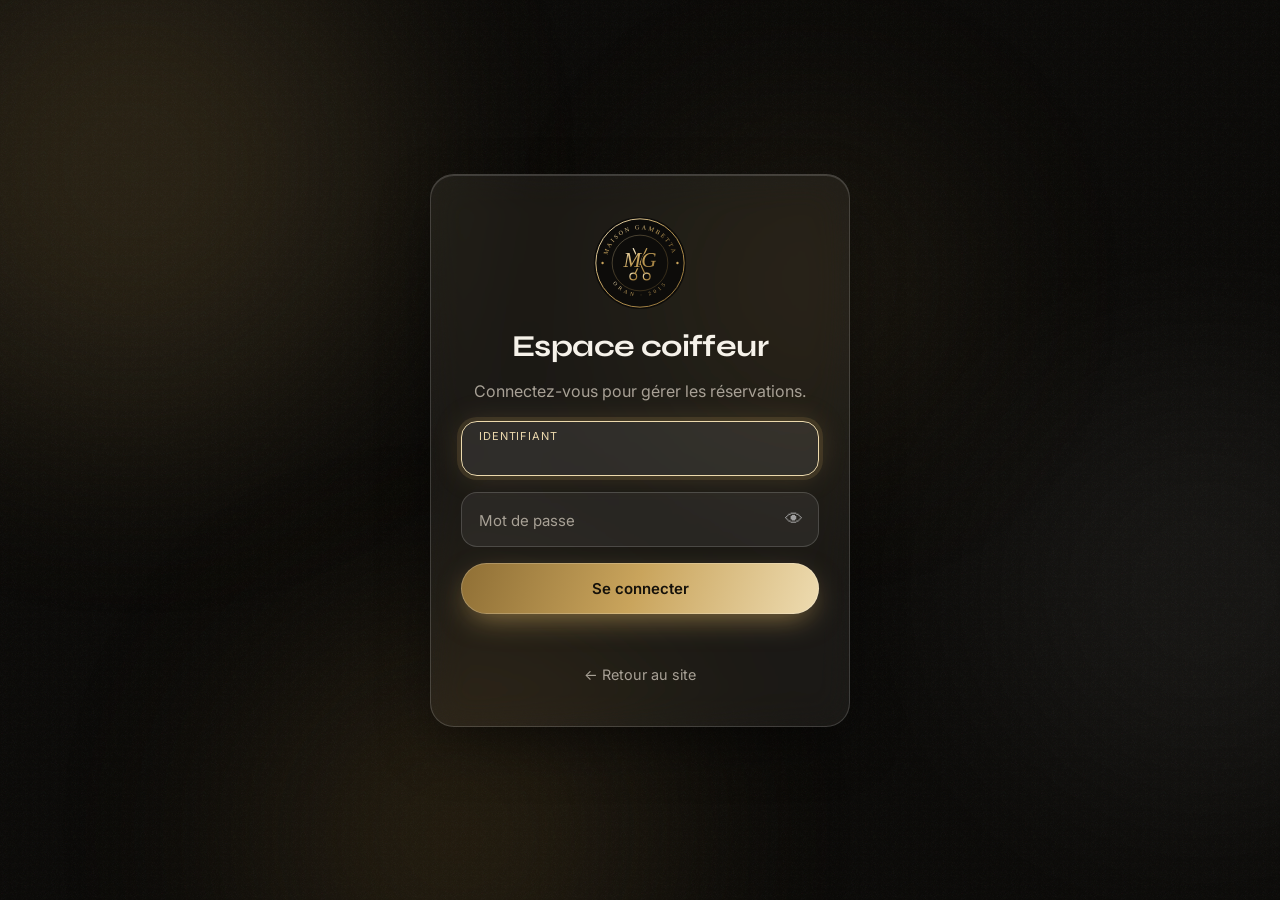
<file: admin.html>
<!DOCTYPE html>
<html lang="fr">
<head>
  <meta charset="UTF-8" />
  <meta name="viewport" content="width=device-width, initial-scale=1.0" />
  <meta name="robots" content="noindex, nofollow" />
  <title>Espace coiffeur — Maison Gambetta</title>
  <meta name="theme-color" content="#0b0a08" />
  <link rel="icon" type="image/svg+xml" href="logo.svg" />
  <link rel="preconnect" href="https://fonts.googleapis.com" />
  <link rel="preconnect" href="https://fonts.gstatic.com" crossorigin />
  <link href="https://fonts.googleapis.com/css2?family=Syne:wght@500;700;800&family=Playfair+Display:ital,wght@0,600;1,500&family=Inter:wght@300;400;500;600&display=swap" rel="stylesheet" />
  <link rel="stylesheet" href="style.css" />
  <link rel="stylesheet" href="admin.css" />
</head>
<body class="admin">
  <div class="bg-orbs" aria-hidden="true">
    <i class="orb o1"></i><i class="orb o2"></i><i class="orb o3"></i><i class="orb o4"></i>
  </div>
  <div class="grain" aria-hidden="true"></div>

  <!-- ===== Connexion ===== -->
  <section class="login-view" id="loginView">
    <form class="login-card glass" id="loginForm" novalidate>
      <img src="logo.svg" alt="Maison Gambetta" class="login-logo" width="96" height="96" />
      <h1>Espace coiffeur</h1>
      <p class="muted">Connectez-vous pour gérer les réservations.</p>
      <div class="field">
        <input type="text" id="lgUser" autocomplete="username" placeholder=" " required autocapitalize="none" spellcheck="false" />
        <label for="lgUser">Identifiant</label>
      </div>
      <div class="field">
        <input type="password" id="lgPass" autocomplete="current-password" placeholder=" " required />
        <label for="lgPass">Mot de passe</label>
        <button type="button" class="eye" data-eye="lgPass" aria-label="Afficher le mot de passe">👁</button>
      </div>
      <button type="submit" class="btn btn-neon btn-lg btn-block">Se connecter</button>
      <p class="form-msg" id="loginMsg" role="status"></p>
      <a href="index.html" class="back-link">← Retour au site</a>
    </form>
  </section>

  <!-- ===== Tableau de bord ===== -->
  <div class="dash" id="dashView" hidden>
    <header class="dash-top glass">
      <a href="index.html" class="logo" title="Voir le site">
        <img src="logo.svg" alt="" class="logo-mark" width="44" height="44" />
        <span class="logo-text">Maison <em>Gambetta</em></span>
      </a>
      <div class="top-actions">
        <button class="btn btn-glass" id="pwdBtn">Mot de passe</button>
        <button class="btn btn-glass" id="logoutBtn">Déconnexion</button>
      </div>
    </header>

    <main class="dash-main">
      <div class="dash-head">
        <div>
          <p class="kicker">Tableau de bord</p>
          <h1 id="hello">Bonjour 👋</h1>
          <p class="muted" id="todayLabel"></p>
        </div>
        <button class="btn btn-glass" id="refreshBtn">↻ Actualiser</button>
      </div>

      <div class="stats">
        <div class="kpi glass tilt"><span>Aujourd'hui</span><strong id="kToday">0</strong><small>rendez-vous</small></div>
        <div class="kpi glass tilt"><span>À venir</span><strong id="kUpcoming">0</strong><small>7 prochains jours</small></div>
        <div class="kpi glass tilt"><span>En attente</span><strong id="kPending">0</strong><small>à confirmer</small></div>
        <div class="kpi glass tilt"><span>Ce mois</span><strong id="kMonth">0</strong><small>réservations</small></div>
      </div>

      <section class="panel glass">
        <div class="toolbar">
          <div class="tabs" role="tablist">
            <button class="tab active" data-range="today" role="tab">Aujourd'hui</button>
            <button class="tab" data-range="upcoming" role="tab">À venir</button>
            <button class="tab" data-range="past" role="tab">Passées</button>
            <button class="tab" data-range="all" role="tab">Toutes</button>
          </div>
          <div class="filters">
            <input type="search" id="search" placeholder="Rechercher un nom, un numéro…" aria-label="Rechercher" />
            <select id="statusFilter" aria-label="Filtrer par statut">
              <option value="">Tous les statuts</option>
              <option value="en_attente">En attente</option>
              <option value="confirmee">Confirmée</option>
              <option value="terminee">Terminée</option>
              <option value="annulee">Annulée</option>
            </select>
          </div>
        </div>
        <div class="list" id="list"></div>
        <p class="empty" id="empty" hidden>Aucune réservation pour cette vue.</p>
      </section>
    </main>
  </div>

  <!-- ===== Changer le mot de passe ===== -->
  <div class="modal" id="pwdModal" role="dialog" aria-modal="true" aria-labelledby="pwdTitle" hidden>
    <form class="modal-card glass" id="pwdForm" novalidate>
      <h3 id="pwdTitle">Changer le mot de passe</h3>
      <p class="modal-note">8 caractères minimum. Les autres appareils connectés seront déconnectés.</p>
      <div class="field">
        <input type="password" id="pwOld" autocomplete="current-password" placeholder=" " required />
        <label for="pwOld">Mot de passe actuel</label>
      </div>
      <div class="field">
        <input type="password" id="pwNew" autocomplete="new-password" placeholder=" " required minlength="8" />
        <label for="pwNew">Nouveau mot de passe</label>
      </div>
      <div class="field">
        <input type="password" id="pwNew2" autocomplete="new-password" placeholder=" " required minlength="8" />
        <label for="pwNew2">Confirmer le nouveau mot de passe</label>
      </div>
      <p class="form-msg" id="pwdMsg" role="status"></p>
      <div class="modal-actions">
        <button type="submit" class="btn btn-neon">Enregistrer</button>
        <button type="button" class="btn btn-glass" id="pwdCancel">Annuler</button>
      </div>
    </form>
  </div>

  <div class="toast glass" id="toast" role="status" hidden></div>

  <script src="config.js"></script>
  <script src="admin.js"></script>
</body>
</html>
</file>
<file: style.css>
/* =========================================================
   MAISON GAMBETTA — Glassmorphism · 3D · Néon
   ========================================================= */
:root {
  /* Palette sobre : noir, or, blanc */
  --bg: #0b0a08;
  --bg-2: #15130f;
  --text: #f6f2ea;
  --muted: #a8a196;
  --gold: #c9a45c;
  --gold-light: #ecd9ad;
  --gold-dark: #8f6f35;
  --magenta: var(--gold);
  --cyan: var(--gold-light);
  --violet: var(--gold-dark);
  --lime: var(--gold);
  --orange: #c96b5a;
  --blue: var(--gold-dark);

  --glass-bg: rgba(255, 255, 255, 0.06);
  --glass-bg-strong: rgba(255, 255, 255, 0.1);
  --glass-border: rgba(255, 255, 255, 0.16);
  --glass-shadow: 0 20px 60px -15px rgba(0, 0, 0, 0.6), inset 0 1px 0 rgba(255, 255, 255, 0.15);
  --grad: linear-gradient(110deg, var(--gold-dark), var(--gold) 25%, var(--gold-light) 50%, var(--gold) 75%, var(--gold-dark));
  --radius: 24px;
  --ease: cubic-bezier(.2, .8, .2, 1);
}

*, *::before, *::after { box-sizing: border-box; margin: 0; padding: 0; }
html { scroll-behavior: smooth; overflow-x: hidden; }
main { overflow-x: clip; }
body {
  font-family: "Inter", system-ui, sans-serif;
  background: var(--bg);
  color: var(--text);
  line-height: 1.6;
  overflow-x: hidden;
  -webkit-font-smoothing: antialiased;
}
body.loading { overflow: hidden; }
a { color: inherit; text-decoration: none; }
img, svg { display: block; }
h1, h2, h3, h4 { font-family: "Syne", sans-serif; line-height: 1.05; letter-spacing: -0.02em; }
::selection { background: var(--magenta); color: #fff; }

/* ---------- Utilitaires ---------- */
.glass {
  background: var(--glass-bg);
  border: 1px solid var(--glass-border);
  backdrop-filter: blur(18px) saturate(160%);
  -webkit-backdrop-filter: blur(18px) saturate(160%);
  box-shadow: var(--glass-shadow);
  border-radius: var(--radius);
}
.gradient-text {
  background: var(--grad);
  background-size: 200% auto;
  -webkit-background-clip: text;
  background-clip: text;
  color: transparent;
  animation: shine 6s linear infinite;
}
@keyframes shine { to { background-position: 200% center; } }
.serif { font-family: "Playfair Display", serif; font-style: italic; font-weight: 500; }

/* ---------- Loader 3D ---------- */
.loader {
  position: fixed; inset: 0; z-index: 1000;
  display: grid; place-content: center; gap: 40px; justify-items: center;
  background: radial-gradient(circle at center, #1c1810, var(--bg) 70%);
  transition: opacity .8s var(--ease), visibility .8s;
}
.loader.hidden { opacity: 0; visibility: hidden; }
.loader-cube {
  width: 70px; height: 70px; position: relative;
  transform-style: preserve-3d;
  animation: cubeSpin 2.4s infinite linear;
}
.loader-cube span {
  position: absolute; inset: 0;
  border: 2px solid var(--cyan);
  background: rgba(201, 164, 92, .08);
  box-shadow: 0 0 25px var(--cyan) inset, 0 0 25px rgba(201, 164, 92,.5);
}
.loader-cube span:nth-child(1) { transform: translateZ(35px); border-color: var(--magenta); box-shadow: 0 0 25px var(--magenta) inset; }
.loader-cube span:nth-child(2) { transform: rotateY(180deg) translateZ(35px); }
.loader-cube span:nth-child(3) { transform: rotateY(90deg) translateZ(35px); border-color: var(--gold); box-shadow: 0 0 25px var(--gold) inset; }
.loader-cube span:nth-child(4) { transform: rotateY(-90deg) translateZ(35px); }
.loader-cube span:nth-child(5) { transform: rotateX(90deg) translateZ(35px); border-color: var(--violet); }
.loader-cube span:nth-child(6) { transform: rotateX(-90deg) translateZ(35px); }
@keyframes cubeSpin { to { transform: rotateX(360deg) rotateY(720deg); } }
.loader-text { font-family: "Syne"; letter-spacing: .5em; font-size: 12px; color: var(--muted); animation: pulse 1.4s infinite; }
@keyframes pulse { 50% { opacity: .3; } }

/* ---------- Fond ---------- */
.bg-orbs { position: fixed; inset: 0; z-index: -2; overflow: hidden; pointer-events: none; }
.orb { position: absolute; border-radius: 50%; filter: blur(110px); opacity: .16; animation: float 18s ease-in-out infinite; }
.o1 { width: 520px; height: 520px; background: var(--magenta); top: -10%; left: -10%; }
.o2 { width: 460px; height: 460px; background: #ffffff; top: 40%; right: -12%; animation-delay: -5s; opacity: .05; }
.o3 { width: 400px; height: 400px; background: var(--violet); bottom: -15%; left: 20%; animation-delay: -10s; opacity: .2; }
.o4 { width: 300px; height: 300px; background: var(--gold); top: 15%; right: 25%; animation-delay: -14s; opacity: .1; }
@keyframes float {
  0%, 100% { transform: translate(0, 0) scale(1); }
  33% { transform: translate(80px, -60px) scale(1.15); }
  66% { transform: translate(-60px, 70px) scale(.9); }
}
.grain {
  position: fixed; inset: 0; z-index: -1; pointer-events: none; opacity: .06;
  background-image: url("data:image/svg+xml,%3Csvg xmlns='http://www.w3.org/2000/svg' width='160' height='160'%3E%3Cfilter id='n'%3E%3CfeTurbulence baseFrequency='.9' numOctaves='3'/%3E%3C/filter%3E%3Crect width='100%25' height='100%25' filter='url(%23n)'/%3E%3C/svg%3E");
}
.cursor-glow {
  position: fixed; top: 0; left: 0; width: 420px; height: 420px; border-radius: 50%;
  pointer-events: none; z-index: 0; mix-blend-mode: screen;
  background: radial-gradient(circle, rgba(201, 164, 92, .18), transparent 60%);
  transform: translate(-50%, -50%);
  transition: opacity .3s;
}
@media (hover: none) { .cursor-glow { display: none; } }

/* ---------- Navigation ---------- */
.nav {
  position: fixed; top: 16px; left: 50%; transform: translateX(-50%);
  width: min(1200px, calc(100% - 32px));
  display: flex; align-items: center; justify-content: space-between; gap: 20px;
  padding: 10px 12px 10px 20px; z-index: 100;
  border-radius: 999px;
  transition: background .3s, top .3s;
}
.nav.scrolled { background: rgba(21, 19, 15, .6); top: 10px; }
.logo { display: flex; align-items: center; gap: 10px; font-family: "Syne"; font-weight: 700; }
.logo-mark {
  width: 44px; height: 44px; border-radius: 50%;
  box-shadow: 0 0 18px rgba(201, 164, 92, .35);
  animation: logoTurn 8s ease-in-out infinite;
}
@keyframes logoTurn { 0%, 70%, 100% { transform: perspective(300px) rotateY(0); } 85% { transform: perspective(300px) rotateY(360deg); } }
.loader-logo { width: 110px; height: 110px; animation: pulse 1.4s infinite; }
.logo-text em { font-family: "Playfair Display"; font-style: italic; font-weight: 500; color: var(--gold); }
.nav-links { display: flex; gap: 4px; }
.nav-links a {
  padding: 8px 14px; border-radius: 999px; font-size: 14px; color: var(--muted);
  transition: color .2s, background .2s;
}
.nav-links a:hover, .nav-links a.active { color: #fff; background: rgba(255, 255, 255, .08); }
.burger { display: none; background: none; border: 0; width: 44px; height: 44px; cursor: pointer; position: relative; }
.burger span { position: absolute; left: 11px; width: 22px; height: 2px; background: #fff; border-radius: 2px; transition: .3s var(--ease); }
.burger span:nth-child(1) { top: 15px; } .burger span:nth-child(2) { top: 21px; } .burger span:nth-child(3) { top: 27px; }
.burger.open span:nth-child(1) { top: 21px; transform: rotate(45deg); }
.burger.open span:nth-child(2) { opacity: 0; }
.burger.open span:nth-child(3) { top: 21px; transform: rotate(-45deg); }

/* ---------- Boutons ---------- */
.btn {
  display: inline-flex; align-items: center; justify-content: center; gap: 8px;
  padding: 12px 22px; border-radius: 999px; border: 0; cursor: pointer;
  font: 600 14px "Inter", sans-serif; color: #fff; white-space: nowrap;
  transition: transform .3s var(--ease), box-shadow .3s var(--ease), background .3s;
}
.btn-lg { padding: 16px 30px; font-size: 15px; }
.btn-block { width: 100%; }
.btn-neon {
  color: #15110a;
  background: var(--grad); background-size: 200% auto;
  box-shadow: 0 10px 30px -8px rgba(201, 164, 92, .7), 0 0 0 1px rgba(255,255,255,.2) inset;
  animation: shine 6s linear infinite;
}
.btn-neon:hover { transform: translateY(-3px) scale(1.03); box-shadow: 0 18px 40px -8px rgba(201, 164, 92, .7), 0 0 0 1px rgba(255,255,255,.3) inset; }
.btn-glass {
  background: rgba(255, 255, 255, .08); border: 1px solid var(--glass-border);
  backdrop-filter: blur(12px); -webkit-backdrop-filter: blur(12px);
}
.btn-glass:hover { background: rgba(255, 255, 255, .16); transform: translateY(-3px); }
.btn.round { width: 52px; height: 52px; padding: 0; font-size: 20px; }

/* ---------- Hero ---------- */
.hero {
  position: relative; min-height: 100vh; min-height: 100svh;
  display: flex; align-items: center;
  padding: 130px max(16px, calc((100% - 1200px) / 2)) 80px;
  overflow: hidden;
}
#hero3d { position: absolute; inset: 0; width: 100%; height: 100%; z-index: 0; }
.hero-content { position: relative; z-index: 2; max-width: 680px; }
.glass-pill {
  display: inline-flex; align-items: center; gap: 10px;
  padding: 8px 16px; border-radius: 999px; font-size: 13px; color: var(--muted);
  background: var(--glass-bg); border: 1px solid var(--glass-border); backdrop-filter: blur(12px);
}
.dot { width: 8px; height: 8px; border-radius: 50%; background: var(--lime); box-shadow: 0 0 12px var(--lime); animation: pulse 1.6s infinite; }
.hero-title { font-size: clamp(3rem, 9vw, 7rem); font-weight: 800; margin: 24px 0; }
.hero-title .line { display: block; opacity: 0; transform: translateY(60px) rotateX(-70deg); transform-origin: bottom; }
.hero-title .serif { font-weight: 500; }
body.ready .hero-title .line { animation: lineIn 1.1s var(--ease) forwards; }
body.ready .hero-title .line:nth-child(2) { animation-delay: .12s; }
body.ready .hero-title .line:nth-child(3) { animation-delay: .24s; }
@keyframes lineIn { to { opacity: 1; transform: none; } }
.hero-sub { font-size: clamp(1rem, 1.6vw, 1.15rem); color: var(--muted); max-width: 520px; }
.hero-actions { display: flex; flex-wrap: wrap; gap: 14px; margin: 34px 0 48px; }
.hero-stats { display: flex; flex-wrap: wrap; gap: 14px; }
.stat { padding: 16px 22px; min-width: 150px; }
.stat strong { display: block; font: 800 1.8rem "Syne"; background: var(--grad); -webkit-background-clip: text; background-clip: text; color: transparent; }
.stat span { font-size: 13px; color: var(--muted); }
.scroll-hint {
  position: absolute; bottom: 28px; left: 50%; transform: translateX(-50%); z-index: 2;
  width: 28px; height: 46px; border: 2px solid rgba(255,255,255,.35); border-radius: 20px;
}
.scroll-hint span { position: absolute; top: 8px; left: 50%; width: 4px; height: 8px; margin-left: -2px; border-radius: 2px; background: #fff; animation: scrollDot 1.8s infinite; }
@keyframes scrollDot { 0% { opacity: 1; transform: translateY(0); } 100% { opacity: 0; transform: translateY(16px); } }

/* ---------- Marquee ---------- */
.marquee {
  overflow: hidden; padding: 22px 0;
  border-block: 1px solid var(--glass-border);
  background: rgba(255, 255, 255, .03); backdrop-filter: blur(10px);
  transform: rotate(-2deg) scale(1.05); margin: 40px 0;
}
.marquee-track { display: flex; gap: 40px; width: max-content; animation: marquee 30s linear infinite; }
.marquee span { font: 700 clamp(1.4rem, 3vw, 2.2rem) "Syne"; text-transform: uppercase; }
.marquee span:nth-of-type(odd) { -webkit-text-stroke: 1px rgba(255,255,255,.6); color: transparent; }
.marquee i { font-style: normal; color: var(--magenta); font-size: 1.6rem; align-self: center; }
@keyframes marquee { to { transform: translateX(-50%); } }

/* ---------- Sections ---------- */
.section { position: relative; padding: 110px max(16px, calc((100% - 1200px) / 2)); }
.section-head { text-align: center; max-width: 720px; margin: 0 auto 60px; }
.kicker { font: 600 13px "Inter"; letter-spacing: .3em; text-transform: uppercase; color: var(--cyan); margin-bottom: 14px; }
.section h2 { font-size: clamp(2.2rem, 5vw, 3.8rem); font-weight: 800; margin-bottom: 18px; }
.lead { color: var(--muted); font-size: 1.05rem; }

/* Reveal 3D au scroll */
.reveal { opacity: 0; transform: perspective(1000px) translateY(60px) rotateX(18deg) scale(.96); transition: opacity 1s var(--ease), transform 1s var(--ease); }
.reveal.in { opacity: 1; transform: none; }

/* ---------- Cards services ---------- */
.cards-grid { display: grid; grid-template-columns: repeat(auto-fit, minmax(280px, 1fr)); gap: 24px; }
.card {
  position: relative; padding: 34px 28px; overflow: hidden;
  transform-style: preserve-3d;
}
.card::before {
  content: ""; position: absolute; width: 220px; height: 220px; border-radius: 50%;
  background: var(--accent); filter: blur(70px); opacity: .35; top: -80px; right: -80px;
  transition: opacity .4s;
}
.card:hover::before { opacity: .7; }
.card > * { position: relative; transform: translateZ(40px); }
.card-icon {
  width: 60px; height: 60px; border-radius: 18px; display: grid; place-items: center; margin-bottom: 22px;
  background: linear-gradient(135deg, var(--accent), rgba(255,255,255,.1));
  box-shadow: 0 10px 30px -5px var(--accent);
}
.card-icon svg { width: 28px; height: 28px; fill: none; stroke: #15110a; stroke-width: 1.8; stroke-linecap: round; stroke-linejoin: round; }
.card h3 { font-size: 1.45rem; margin-bottom: 10px; }
.card p { color: var(--muted); font-size: .95rem; margin-bottom: 22px; }
.card-price { display: inline-block; padding: 6px 14px; border-radius: 999px; font-weight: 600; font-size: 13px; background: rgba(255,255,255,.08); border: 1px solid var(--accent); color: #fff; }

/* Tilt + reflet */
.tilt { transition: transform .5s var(--ease), box-shadow .5s var(--ease); will-change: transform; }
.tilt .shine-layer {
  position: absolute; inset: 0; border-radius: inherit; pointer-events: none; z-index: 3;
  background: radial-gradient(circle at var(--mx, 50%) var(--my, 50%), rgba(255,255,255,.22), transparent 45%);
  opacity: 0; transition: opacity .3s;
}
.tilt:hover .shine-layer { opacity: 1; }

/* ---------- Expérience ---------- */
.experience { display: grid; grid-template-columns: 1fr 1.1fr; gap: 70px; align-items: center; }
.exp-visual { display: grid; place-items: center; }
.pole-scene { position: relative; width: 100%; max-width: 440px; aspect-ratio: 1 / 1.1; perspective: 1000px; display: grid; place-items: center; }
.pole { display: flex; flex-direction: column; align-items: center; transform-style: preserve-3d; animation: poleFloat 6s ease-in-out infinite; }
@keyframes poleFloat { 0%,100% { transform: translateY(-10px) rotateZ(-4deg); } 50% { transform: translateY(10px) rotateZ(4deg); } }
.pole-cap {
  width: 110px; height: 34px; border-radius: 50% / 50%;
  background: linear-gradient(90deg, #8a6a1d, var(--gold) 40%, #fff3c4 50%, var(--gold) 60%, #8a6a1d);
  box-shadow: 0 0 30px rgba(201, 164, 92, .5);
}
.pole-cap.top { border-radius: 60px 60px 12px 12px; height: 46px; }
.pole-cap.bottom { border-radius: 12px 12px 60px 60px; height: 46px; }
.pole-glass {
  width: 86px; height: 260px; border-radius: 10px; overflow: hidden; position: relative;
  box-shadow: 0 0 60px rgba(201, 164, 92, .45), inset 0 0 20px rgba(0,0,0,.5);
}
.pole-glass::after {
  content: ""; position: absolute; inset: 0;
  background: linear-gradient(90deg, rgba(0,0,0,.55), rgba(255,255,255,.35) 30%, transparent 55%, rgba(0,0,0,.6));
}
.pole-stripes {
  position: absolute; inset: -100% 0 0 0;
  background: repeating-linear-gradient(-45deg, var(--gold) 0 22px, #f6f2ea 22px 34px, #15130f 34px 56px, #f6f2ea 56px 68px);
  animation: stripes 2.5s linear infinite;
}
@keyframes stripes { to { transform: translateY(96px); } }
.float-card { position: absolute; padding: 14px 20px; display: flex; flex-direction: column; animation: floatCard 7s ease-in-out infinite; }
.float-card strong { font: 800 1.4rem "Syne"; }
.float-card span { font-size: 12px; color: var(--muted); }
.fc1 { top: 8%; left: 0; transform: rotateY(18deg); }
.fc1 strong { color: var(--gold); }
.fc2 { top: 42%; right: 0; animation-delay: -2.5s; }
.fc2 strong { color: var(--magenta); }
.fc3 { bottom: 6%; left: 8%; animation-delay: -5s; }
.fc3 strong { color: var(--cyan); }
@keyframes floatCard { 0%,100% { transform: translateY(0) rotateX(10deg) rotateY(-15deg); } 50% { transform: translateY(-18px) rotateX(-8deg) rotateY(15deg); } }
.features { list-style: none; display: grid; grid-template-columns: 1fr 1fr; gap: 14px; margin-top: 30px; }
.features li { display: flex; gap: 14px; padding: 18px; border-radius: 18px; transition: transform .3s var(--ease); }
.features li:hover { transform: translateY(-4px); }
.f-ico { font: 800 1.1rem "Syne"; color: var(--gold); min-width: 28px; }
.features strong { display: block; font-size: .95rem; }
.features small { color: var(--muted); font-size: .82rem; }

/* ---------- Galerie carrousel 3D ---------- */
.carousel-stage { height: 440px; perspective: 1400px; display: grid; place-items: center; cursor: grab; touch-action: pan-y; }
.carousel-stage:active { cursor: grabbing; }
.carousel { position: relative; width: 240px; height: 320px; transform-style: preserve-3d; transition: transform .9s var(--ease); }
.carousel.dragging { transition: none; }
.c-item {
  position: absolute; inset: 0; border-radius: 22px; overflow: hidden;
  border: 1px solid rgba(255,255,255,.25);
  box-shadow: 0 30px 60px -20px rgba(0,0,0,.8);
  -webkit-box-reflect: below 12px linear-gradient(transparent 70%, rgba(255,255,255,.15));
}
.c-art {
  position: absolute; inset: 0; display: grid; place-items: center;
  background:
    radial-gradient(circle at 30% 20%, rgba(236, 217, 173, .22), transparent 45%),
    linear-gradient(150deg, #2a241a, #0f0d0a);
}
.c-art span { font-size: 5rem; color: var(--gold); text-shadow: 0 10px 30px rgba(0,0,0,.35); }
.c-item figcaption {
  position: absolute; left: 12px; right: 12px; bottom: 12px; padding: 12px 14px; border-radius: 14px;
  font: 700 1rem "Syne"; background: rgba(11,10,8,.35); backdrop-filter: blur(12px); -webkit-backdrop-filter: blur(12px);
  border: 1px solid rgba(255,255,255,.2);
}
.carousel-controls { display: flex; gap: 14px; justify-content: center; margin-top: 30px; }

/* ---------- Tarifs ---------- */
.pricing { display: grid; grid-template-columns: repeat(3, 1fr); gap: 24px; align-items: center; }
.price-card { position: relative; padding: 40px 32px; text-align: center; display: flex; flex-direction: column; gap: 18px; }
.price-card h3 { font-size: 1.4rem; }
.price { font: 600 1rem "Inter"; color: var(--muted); }
.price span { font: 800 3.2rem "Syne"; color: #fff; }
.price-card ul { list-style: none; display: grid; gap: 10px; text-align: left; margin-bottom: 10px; }
.price-card li { padding-left: 28px; position: relative; color: var(--muted); }
.price-card li::before { content: "✓"; position: absolute; left: 0; color: var(--lime); font-weight: 700; }
.price-card.featured {
  padding-block: 56px; background: rgba(255, 255, 255, .1);
  border: 1px solid transparent;
  background-image: linear-gradient(rgba(21,19,15,.75), rgba(21,19,15,.75)), var(--grad);
  background-origin: border-box; background-clip: padding-box, border-box;
  box-shadow: 0 30px 80px -20px rgba(201, 164, 92, .55);
}
.badge {
  position: absolute; top: -14px; left: 50%; transform: translateX(-50%);
  padding: 6px 16px; border-radius: 999px; font-size: 12px; font-weight: 700; white-space: nowrap;
  background: var(--gold); color: #15110a; box-shadow: 0 0 20px rgba(201, 164, 92, .6);
}

/* ---------- Équipe flip 3D ---------- */
.team { display: grid; grid-template-columns: repeat(4, 1fr); gap: 22px; }
.flip { perspective: 1000px; height: 340px; outline: none; }
.flip-inner { position: relative; width: 100%; height: 100%; transform-style: preserve-3d; transition: transform .9s var(--ease); }
.flip:hover .flip-inner, .flip:focus .flip-inner, .flip.flipped .flip-inner { transform: rotateY(180deg); }
.flip-front, .flip-back {
  position: absolute; inset: 0; backface-visibility: hidden; -webkit-backface-visibility: hidden;
  display: flex; flex-direction: column; align-items: center; justify-content: center; text-align: center; padding: 26px;
}
.flip-front p { color: var(--muted); font-size: .9rem; }
.flip-front h3 { font-size: 1.5rem; margin: 18px 0 6px; }
.avatar {
  width: 120px; height: 120px; border-radius: 50%; display: grid; place-items: center;
  font: 800 3rem "Syne"; color: #15110a; background: linear-gradient(135deg, var(--gold-light), var(--gold-dark));
  box-shadow: 0 20px 40px -10px rgba(201, 164, 92, .6), inset 0 -10px 20px rgba(0,0,0,.25), inset 0 10px 20px rgba(255,255,255,.3);
}
.flip-back { transform: rotateY(180deg); background: linear-gradient(150deg, rgba(201, 164, 92,.25), rgba(201, 164, 92,.2)); }
.flip-back p { font-size: 1rem; }

/* ---------- Avis ---------- */
.reviews { display: grid; grid-template-columns: repeat(3, 1fr); gap: 24px; }
.review { padding: 32px; position: relative; }
.stars { color: var(--gold); letter-spacing: 4px; margin-bottom: 14px; text-shadow: 0 0 12px rgba(201, 164, 92,.6); }
.review p { font-family: "Playfair Display"; font-style: italic; font-size: 1.1rem; margin-bottom: 18px; }
.review cite { color: var(--cyan); font-style: normal; font-weight: 600; font-size: .9rem; }

/* ---------- Réservation ---------- */
.booking-wrap { display: grid; grid-template-columns: 1fr 1fr; gap: 50px; padding: 56px; position: relative; overflow: hidden; }
.booking-wrap::before {
  content: ""; position: absolute; width: 400px; height: 400px; border-radius: 50%;
  background: var(--magenta); filter: blur(120px); opacity: .25; bottom: -200px; left: -100px; pointer-events: none;
}
.hours { margin-top: 30px; padding: 22px; border-radius: 18px; background: rgba(255,255,255,.05); border: 1px solid var(--glass-border); }
.hours h4 { font-size: 1rem; margin-bottom: 12px; }
.hours ul { list-style: none; display: grid; gap: 8px; }
.hours li { display: flex; justify-content: space-between; color: var(--muted); font-size: .95rem; }
.open-status { margin-top: 12px; font-weight: 600; font-size: .9rem; }
.open-status.open { color: var(--lime); }
.open-status.closed { color: var(--orange); }

.booking-form { display: grid; gap: 18px; align-content: center; position: relative; }
.field { position: relative; }
.field-row { display: grid; grid-template-columns: 1fr 1fr; gap: 14px; }
.field input, .field select {
  width: 100%; padding: 24px 18px 10px; border-radius: 16px; font: 500 15px "Inter"; color: #fff;
  background: rgba(255,255,255,.06); border: 1px solid var(--glass-border); outline: none;
  transition: border-color .3s, box-shadow .3s, background .3s;
  color-scheme: dark; appearance: none; -webkit-appearance: none;
}
.field select { cursor: pointer; }
.field select option { background: var(--bg-2); }
.field input:focus, .field select:focus {
  border-color: var(--cyan); background: rgba(255,255,255,.09);
  box-shadow: 0 0 0 4px rgba(201, 164, 92, .15), 0 0 30px rgba(201, 164, 92, .2);
}
.field label {
  position: absolute; left: 18px; top: 17px; color: var(--muted); font-size: 15px; pointer-events: none;
  transition: .25s var(--ease);
}
.field input:focus + label, .field input:not(:placeholder-shown) + label,
.field select:focus + label, .field select:valid + label, .field label.fixed {
  top: 7px; font-size: 11px; letter-spacing: .08em; text-transform: uppercase; color: var(--cyan);
}
.field.error input, .field.error select { border-color: var(--orange); }
.form-msg { text-align: center; font-size: .9rem; min-height: 1.2em; }
.form-msg.ok { color: var(--lime); }
.form-msg.err { color: var(--orange); }

/* ---------- Contact ---------- */
.contact-grid { display: grid; grid-template-columns: 1fr 1.4fr; gap: 24px; }
.contact-card { padding: 44px; }
.contact-list { list-style: none; display: grid; gap: 16px; margin-top: 20px; }
.contact-list li { display: flex; gap: 14px; align-items: center; color: var(--muted); }
.contact-list a { color: #fff; border-bottom: 1px solid transparent; transition: border-color .2s; }
.contact-list a:hover { border-color: var(--cyan); }
.map { overflow: hidden; min-height: 360px; padding: 8px; }
.map iframe { width: 100%; height: 100%; min-height: 344px; border: 0; border-radius: 18px; filter: invert(.9) hue-rotate(180deg) saturate(1.4) contrast(.9); }

/* ---------- Footer ---------- */
.footer { padding: 0 max(16px, calc((100% - 1200px) / 2)) 30px; }
.footer-inner { display: flex; align-items: center; justify-content: space-between; gap: 20px; padding: 18px 24px; flex-wrap: wrap; }
.footer-inner p { color: var(--muted); font-size: .85rem; }

/* ---------- WhatsApp flottant ---------- */
.wa-float {
  position: fixed; right: 20px; bottom: 20px; z-index: 90; width: 58px; height: 58px; border-radius: 50%;
  display: grid; place-items: center; background: var(--grad);
  box-shadow: 0 10px 30px -5px rgba(201, 164, 92, .6);
  animation: waPulse 2.4s infinite;
}
.wa-float svg { width: 30px; height: 30px; fill: #15110a; }
@keyframes waPulse { 0% { box-shadow: 0 0 0 0 rgba(201,164,92,.6); } 70% { box-shadow: 0 0 0 18px rgba(201,164,92,0); } 100% { box-shadow: 0 0 0 0 rgba(201,164,92,0); } }

/* ---------- Responsive ---------- */
@media (max-width: 1024px) {
  .team { grid-template-columns: repeat(2, 1fr); }
  .experience { grid-template-columns: 1fr; gap: 40px; }
  .pricing, .reviews { grid-template-columns: 1fr; max-width: 520px; margin-inline: auto; }
}
@media (max-width: 900px) {
  .nav-links {
    position: fixed; top: 76px; left: 16px; right: 16px; flex-direction: column; gap: 4px; padding: 14px;
    background: rgba(21, 19, 15, .9); backdrop-filter: blur(20px); -webkit-backdrop-filter: blur(20px);
    border: 1px solid var(--glass-border); border-radius: 24px;
    opacity: 0; pointer-events: none; transform: translateY(-10px) rotateX(-20deg); transform-origin: top;
    transition: .4s var(--ease);
  }
  .nav-links.open { opacity: 1; pointer-events: auto; transform: none; }
  .nav-links a { padding: 14px 18px; font-size: 16px; }
  .nav-cta { display: none; }
  .burger { display: block; }
  .booking-wrap, .contact-grid { grid-template-columns: 1fr; padding: 32px 22px; }
  .contact-card { padding: 32px 22px; }
}
@media (max-width: 600px) {
  #hero3d { opacity: .55; }
  .hero::after {
    content: ""; position: absolute; inset: 0; z-index: 1; pointer-events: none;
    background: linear-gradient(180deg, rgba(11,10,8,.2) 0%, rgba(11,10,8,.65) 45%, rgba(11,10,8,.3) 100%);
  }
  .section { padding-block: 80px; }
  .team { grid-template-columns: 1fr; }
  .features { grid-template-columns: 1fr; }
  .stat { flex: 1; min-width: 0; padding: 14px; }
  .stat strong { font-size: 1.4rem; }
  .hero-actions .btn { flex: 1; }
  .carousel { width: 180px; height: 250px; }
  .carousel-stage { height: 360px; }
  .field-row { grid-template-columns: 1fr; }
  .fc1, .fc2, .fc3 { transform: scale(.85); }
}

/* Accessibilité : mouvement réduit */
@media (prefers-reduced-motion: reduce) {
  *, *::before, *::after { animation-duration: .01ms !important; animation-iteration-count: 1 !important; transition-duration: .01ms !important; }
  .reveal, .hero-title .line { opacity: 1; transform: none; }
}

/* ---------- Ajouts : numéro de test, réservation ---------- */
.test-tag {
  display: inline-block; margin-left: 6px; padding: 2px 8px; border-radius: 999px;
  font: 600 10px "Inter"; letter-spacing: .08em; text-transform: uppercase;
  color: var(--gold); border: 1px solid rgba(201, 164, 92, .5); vertical-align: middle;
}
.c-dot { width: 8px; height: 8px; border-radius: 50%; background: var(--gold); flex: none; }
.call-line { display: block; margin-top: 18px; color: var(--muted); font-size: .95rem; }
.call-line strong { color: var(--text); }
.modal {
  position: fixed; inset: 0; z-index: 500; display: grid; place-items: center; padding: 16px;
  background: rgba(11, 10, 8, .7); backdrop-filter: blur(8px); -webkit-backdrop-filter: blur(8px);
}
.modal[hidden] { display: none; }
.modal-card {
  width: min(440px, 100%); padding: 36px 28px; text-align: center; background: rgba(28, 25, 20, .85);
  animation: modalIn .6s var(--ease);
}
@keyframes modalIn { from { opacity: 0; transform: perspective(900px) rotateX(-25deg) translateY(30px) scale(.95); } }
.modal-logo { margin: 0 auto 14px; }
.modal-card h3 { font-size: 1.6rem; margin-bottom: 6px; }
.modal-ref { color: var(--muted); margin-bottom: 18px; }
.modal-ref strong { color: var(--gold); letter-spacing: .05em; }
.modal-recap { list-style: none; text-align: left; display: grid; gap: 8px; padding: 16px; border-radius: 16px; background: rgba(255,255,255,.04); border: 1px solid var(--glass-border); margin-bottom: 14px; }
.modal-recap li { display: flex; justify-content: space-between; gap: 12px; font-size: .92rem; }
.modal-recap span { color: var(--muted); }
.modal-note { font-size: .8rem; color: var(--muted); margin-bottom: 20px; }
.modal-actions { display: flex; gap: 10px; justify-content: center; flex-wrap: wrap; }
.staff-link { color: var(--gold); border-bottom: 1px solid rgba(201, 164, 92, .4); }
</file>
<file: admin.css>
/* =========================================================
   MAISON GAMBETTA — Espace coiffeur (tableau de bord glassy)
   ========================================================= */
body.admin { min-height: 100vh; }
[hidden] { display: none !important; }
.muted { color: var(--muted); }

/* ---------- Connexion ---------- */
.login-view { min-height: 100vh; min-height: 100svh; display: grid; place-items: center; padding: 24px 16px; perspective: 1200px; }
.login-card {
  width: min(420px, 100%); padding: 40px 30px; display: grid; gap: 16px; text-align: center;
  animation: cardIn .9s var(--ease) both;
}
@keyframes cardIn { from { opacity: 0; transform: rotateX(25deg) translateY(40px) scale(.95); } }
.login-logo { margin: 0 auto 4px; animation: logoTurn 8s ease-in-out infinite; }
.login-card h1 { font-size: 1.9rem; }
.login-card .field { text-align: left; }
.eye {
  position: absolute; right: 10px; top: 50%; transform: translateY(-50%);
  background: none; border: 0; color: var(--muted); font-size: 18px; cursor: pointer; padding: 6px;
  filter: grayscale(1);
}
.back-link { color: var(--muted); font-size: .9rem; }
.back-link:hover { color: var(--gold); }
.login-card.shake { animation: shake .45s; }
@keyframes shake { 20%, 60% { transform: translateX(-8px); } 40%, 80% { transform: translateX(8px); } }

/* ---------- Structure ---------- */
.dash { padding: 16px; max-width: 1200px; margin: 0 auto; }
.dash-top {
  position: sticky; top: 12px; z-index: 50;
  display: flex; align-items: center; justify-content: space-between; gap: 12px;
  padding: 10px 12px 10px 18px; border-radius: 999px; background: rgba(21, 19, 15, .6);
}
.top-actions { display: flex; gap: 8px; }
.dash-main { padding: 40px 0 60px; }
.dash-head { display: flex; align-items: flex-end; justify-content: space-between; gap: 16px; margin-bottom: 28px; flex-wrap: wrap; }
.dash-head h1 { font-size: clamp(2rem, 5vw, 3rem); margin-bottom: 6px; }

/* ---------- KPI ---------- */
.stats { display: grid; grid-template-columns: repeat(4, 1fr); gap: 16px; margin-bottom: 24px; }
.kpi { position: relative; padding: 22px; display: grid; gap: 4px; overflow: hidden; }
.kpi::after {
  content: ""; position: absolute; width: 140px; height: 140px; border-radius: 50%;
  background: var(--gold); filter: blur(60px); opacity: .18; top: -60px; right: -50px; pointer-events: none;
}
.kpi span { color: var(--muted); font-size: .85rem; }
.kpi strong { font: 800 2.6rem "Syne"; line-height: 1.1; background: var(--grad); -webkit-background-clip: text; background-clip: text; color: transparent; }
.kpi small { color: var(--muted); font-size: .78rem; }

/* ---------- Panneau ---------- */
.panel { padding: 20px; }
.toolbar { display: flex; justify-content: space-between; align-items: center; gap: 14px; flex-wrap: wrap; margin-bottom: 18px; }
.tabs { display: flex; gap: 4px; padding: 4px; border-radius: 999px; background: rgba(255,255,255,.05); border: 1px solid var(--glass-border); overflow-x: auto; max-width: 100%; }
.tab {
  border: 0; background: none; color: var(--muted); font: 500 14px "Inter"; padding: 9px 16px; border-radius: 999px; cursor: pointer; white-space: nowrap;
  transition: background .25s, color .25s;
}
.tab.active { background: var(--grad); color: #15110a; font-weight: 600; }
.filters { display: flex; gap: 10px; flex-wrap: wrap; }
.filters input, .filters select {
  padding: 11px 14px; border-radius: 14px; font: 500 14px "Inter"; color: var(--text);
  background: rgba(255,255,255,.06); border: 1px solid var(--glass-border); outline: none; color-scheme: dark;
}
.filters input { min-width: 240px; }
.filters input:focus, .filters select:focus { border-color: var(--gold); box-shadow: 0 0 0 3px rgba(201,164,92,.15); }
.filters select option { background: var(--bg-2); }

/* ---------- Liste des réservations ---------- */
.list { display: grid; gap: 12px; }
.row {
  display: grid; grid-template-columns: 110px 1.4fr 1.2fr auto; gap: 18px; align-items: center;
  padding: 16px 18px; border-radius: 18px; background: rgba(255,255,255,.04); border: 1px solid var(--glass-border);
  transition: transform .3s var(--ease), background .3s; animation: rowIn .5s var(--ease) both;
}
.row:hover { background: rgba(255,255,255,.07); transform: translateY(-2px); }
@keyframes rowIn { from { opacity: 0; transform: perspective(800px) rotateX(-20deg) translateY(16px); } }
.when { display: grid; text-align: center; padding: 10px 6px; border-radius: 14px; background: rgba(201,164,92,.1); border: 1px solid rgba(201,164,92,.3); }
.when b { font: 800 1.35rem "Syne"; color: var(--gold); }
.when small { color: var(--muted); font-size: .75rem; text-transform: capitalize; }
.who strong { display: block; font-size: 1.02rem; }
.who a { color: var(--muted); font-size: .9rem; }
.who a:hover { color: var(--gold); }
.what { display: grid; gap: 6px; justify-items: start; }
.what .svc { font-weight: 500; }
.what .ref { color: var(--muted); font-size: .78rem; letter-spacing: .05em; }
.badge-st { padding: 4px 10px; border-radius: 999px; font-size: 11px; font-weight: 600; letter-spacing: .04em; text-transform: uppercase; border: 1px solid; }
.st-en_attente { color: var(--gold-light); border-color: rgba(236,217,173,.5); background: rgba(236,217,173,.08); }
.st-confirmee { color: #15110a; border-color: var(--gold); background: var(--gold); }
.st-terminee { color: var(--muted); border-color: rgba(255,255,255,.2); }
.st-annulee { color: #c96b5a; border-color: rgba(201,107,90,.5); text-decoration: line-through; }
.actions { display: flex; gap: 6px; flex-wrap: wrap; justify-content: flex-end; }
.act {
  border: 1px solid var(--glass-border); background: rgba(255,255,255,.06); color: var(--text);
  font: 500 12.5px "Inter"; padding: 8px 12px; border-radius: 999px; cursor: pointer; white-space: nowrap;
  transition: background .2s, border-color .2s, transform .2s;
}
.act:hover { background: rgba(201,164,92,.18); border-color: var(--gold); transform: translateY(-1px); }
.act.primary { background: var(--grad); color: #15110a; border-color: transparent; font-weight: 600; }
.act.danger:hover { background: rgba(201,107,90,.2); border-color: #c96b5a; }
.empty { text-align: center; color: var(--muted); padding: 40px 10px; }

/* ---------- Toast ---------- */
.toast {
  position: fixed; left: 50%; bottom: 24px; transform: translateX(-50%); z-index: 600;
  padding: 12px 20px; border-radius: 999px; font-size: .92rem; background: rgba(28,25,20,.9);
  animation: toastIn .4s var(--ease);
}
@keyframes toastIn { from { opacity: 0; transform: translate(-50%, 20px); } }
.modal-card form, .modal-card .field { text-align: left; }
#pwdForm { display: grid; gap: 14px; }

/* ---------- Responsive ---------- */
@media (max-width: 900px) {
  .stats { grid-template-columns: repeat(2, 1fr); }
  .row { grid-template-columns: 90px 1fr; }
  .what { grid-column: 2; }
  .actions { grid-column: 1 / -1; justify-content: flex-start; }
  .filters, .filters input { width: 100%; min-width: 0; }
  .filters select { flex: 1; }
}
@media (max-width: 520px) {
  .dash { padding: 12px; }
  .dash-top .logo-text { display: none; }
  .top-actions .btn { padding: 10px 14px; font-size: 13px; }
  .kpi { padding: 16px; }
  .kpi strong { font-size: 2rem; }
  .panel { padding: 14px; }
  .row { padding: 14px; gap: 12px; }
}
</file>
